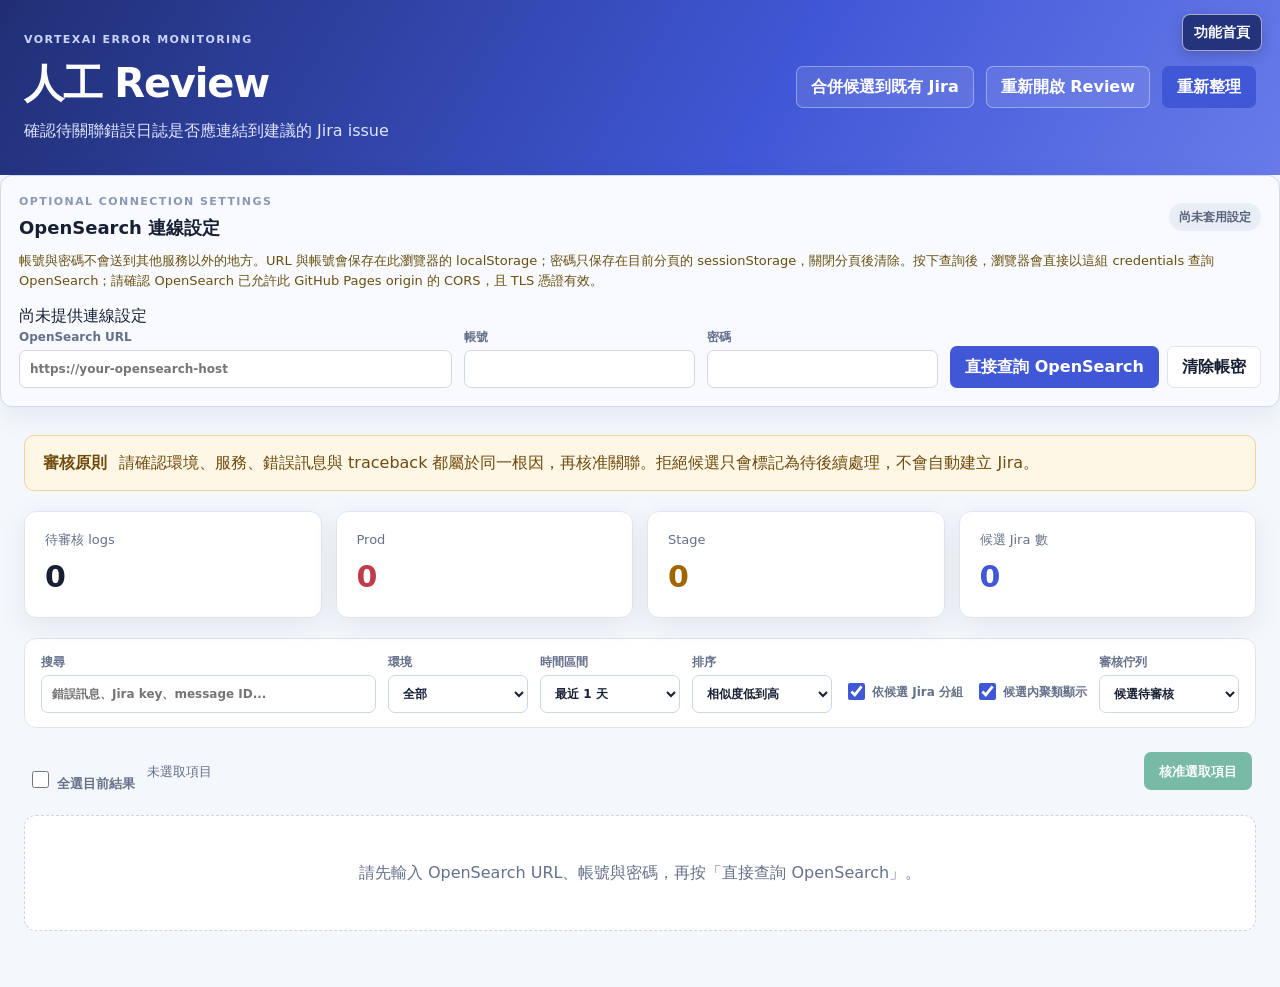
<file: error_log_review/index.html>
<!DOCTYPE html>
<html lang="zh-Hant">
<head>
    <meta charset="UTF-8">
    <meta name="viewport" content="width=device-width, initial-scale=1.0">
    <meta http-equiv="refresh" content="0; url=review.html">
    <title>人工 Review</title>
    <style>
        .home-link { position: fixed; top: 14px; right: 18px; z-index: 1100; padding: 8px 12px; border: 1px solid #4057d6; border-radius: 8px; color: #fff; background: #4057d6; font: 700 14px/1.4 system-ui, sans-serif; text-decoration: none; box-shadow: 0 4px 14px rgba(0,0,0,.18); }
    </style>
</head>
<body>
    <a class="home-link" href="../index.html">功能首頁</a>
    <p>正在開啟人工 Review…</p>
    <p><a href="review.html">如果沒有自動開啟，請點此進入</a></p>
</body>
</html>
</file>
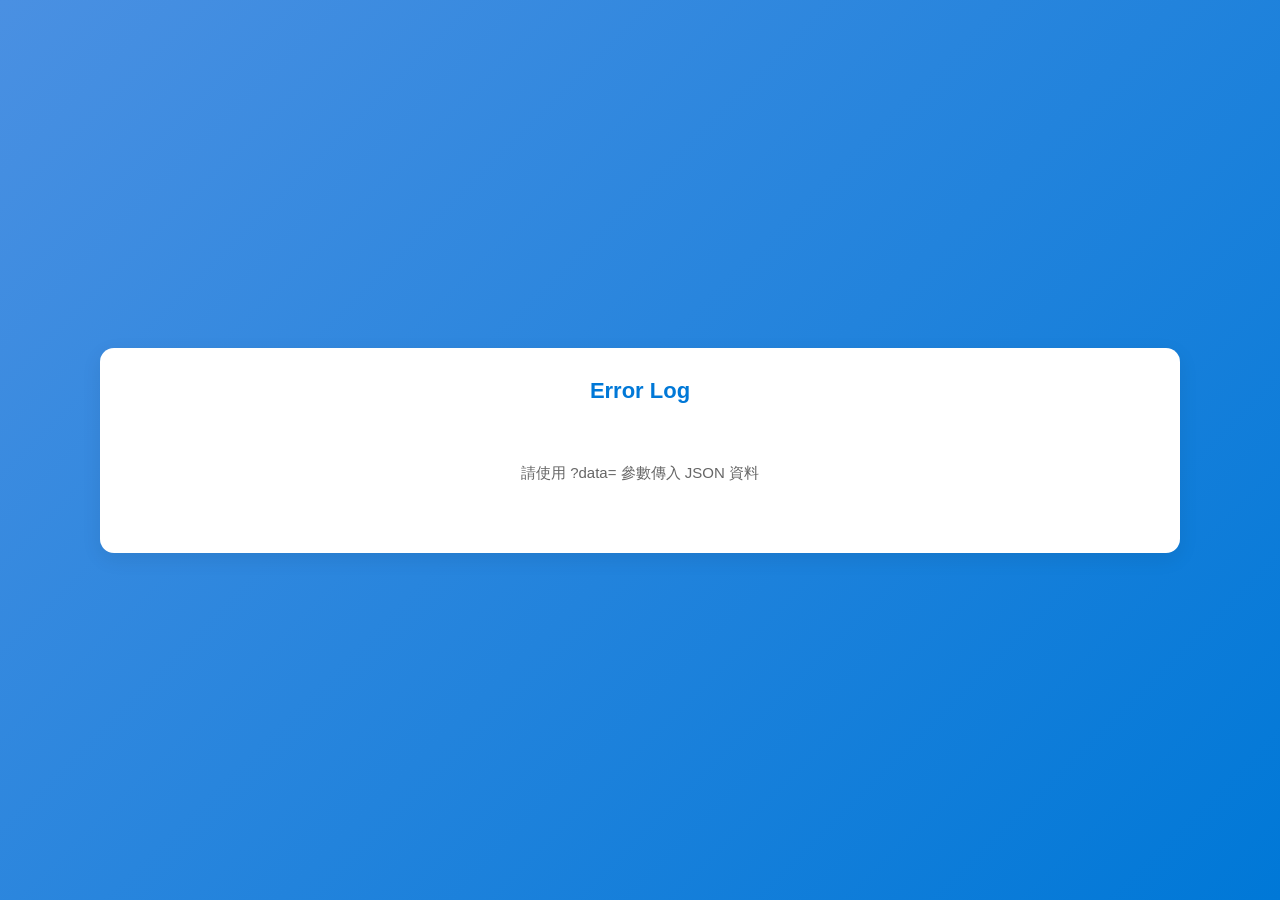
<file: show_error.html>
<!doctype html>
<html lang="zh-Hant">
<head>
  <meta charset="utf-8" />
  <meta name="viewport" content="width=device-width,initial-scale=1" />
  <title>資料表格顯示</title>
  <style>
    :root {
      font-family: 'Segoe UI', Roboto, 'Noto Sans TC', sans-serif;
      --bg-gradient: linear-gradient(135deg, #4a90e2, #0078d7);
      --card-bg: #fff;
      --shadow: 0 6px 20px rgba(0,0,0,0.08);
      --border-radius: 14px;
      --accent: #0078d7;
    }
    body {
      margin: 0;
      min-height: 100vh;
      background: var(--bg-gradient);
      display: flex;
      align-items: center;
      justify-content: center;
      color: #222;
    }
    .container {
      width: 90%;
      max-width: 1000px;
      background: var(--card-bg);
      box-shadow: var(--shadow);
      border-radius: var(--border-radius);
      padding: 30px 40px;
      backdrop-filter: blur(8px);
      animation: fadeIn 0.8s ease;
    }
    @keyframes fadeIn {
      from {opacity: 0; transform: translateY(15px);} to {opacity: 1; transform: translateY(0);}
    }
    h1 {
      font-size: 22px;
      font-weight: 600;
      color: var(--accent);
      margin: 0 0 20px;
      text-align: center;
    }
    table {
      width: 100%;
      border-collapse: collapse;
      font-size: 14px;
    }
    th, td {
      padding: 10px 12px;
      border-bottom: 1px solid #eee;
      text-align: left;
    }
    th {
      background: #f9f9fc;
      cursor: pointer;
      user-select: none;
      font-weight: 600;
      position: sticky;
      top: 0;
    }
    tr:hover td { background: #f4f8ff; }
    .empty {
      text-align: center;
      padding: 40px;
      color: #666;
      font-size: 15px;
    }
  </style>
</head>
<body>
  <div class="container">
    <h1>Error Log</h1>
    <div id="table-wrap"></div>
  </div>

  <script>
  (function(){
    function qs(){ return new URLSearchParams(location.search); }
    function decodeParam(name){ const p = qs().get(name); return p ? decodeURIComponent(p) : null; }

    let data = [];
    let headers = [];
    let sortAsc = true; let sortCol = null;

    function renderEmpty(msg){ document.getElementById('table-wrap').innerHTML = `<div class="empty">${msg}</div>`; }

    function makeTable(headers, rows){
      const table = document.createElement('table');
      const thead = document.createElement('thead');
      const trh = document.createElement('tr');
      headers.forEach((h,idx)=>{
        const th = document.createElement('th'); th.textContent = h;
        th.addEventListener('click', ()=> sortByColumn(idx));
        trh.appendChild(th);
      });
      thead.appendChild(trh);
      table.appendChild(thead);

      const tbody = document.createElement('tbody');
      rows.forEach(r=>{
        const tr = document.createElement('tr');
        headers.forEach(h=>{
          const td = document.createElement('td');
          td.textContent = r[h] ?? '';
          tr.appendChild(td);
        });
        tbody.appendChild(tr);
      });
      table.appendChild(tbody);
      return table;
    }

    function sortByColumn(idx){
      const col = headers[idx];
      if(sortCol===col) sortAsc = !sortAsc; else { sortCol=col; sortAsc=true; }
      data.sort((a,b)=>{
        const A=a[col]||''; const B=b[col]||'';
        const nA=parseFloat(A), nB=parseFloat(B);
        if(!isNaN(nA) && !isNaN(nB)) return sortAsc? nA-nB : nB-nA;
        return sortAsc? String(A).localeCompare(String(B)) : String(B).localeCompare(String(A));
      });
      refreshTable();
    }

    function refreshTable(){
      const wrap = document.getElementById('table-wrap');
      if(!data.length){ renderEmpty('無可顯示的資料'); return; }
      const table = makeTable(headers, data);
      wrap.innerHTML='';
      wrap.appendChild(table);
    }

    (function init(){
      const dataParam = decodeParam('data');
      if(!dataParam){ renderEmpty('請使用 ?data= 參數傳入 JSON 資料'); return; }
      try {
        const arr = JSON.parse(dataParam);
        if(!Array.isArray(arr)) throw new Error('data 必須是陣列');
        data = arr;
        headers = Array.from(new Set(data.flatMap(o=>Object.keys(o))));
        refreshTable();
      } catch(e){ renderEmpty('解析 JSON 資料時發生錯誤'); }
    })();
  })();
  </script>
</body>
</html>
</file>
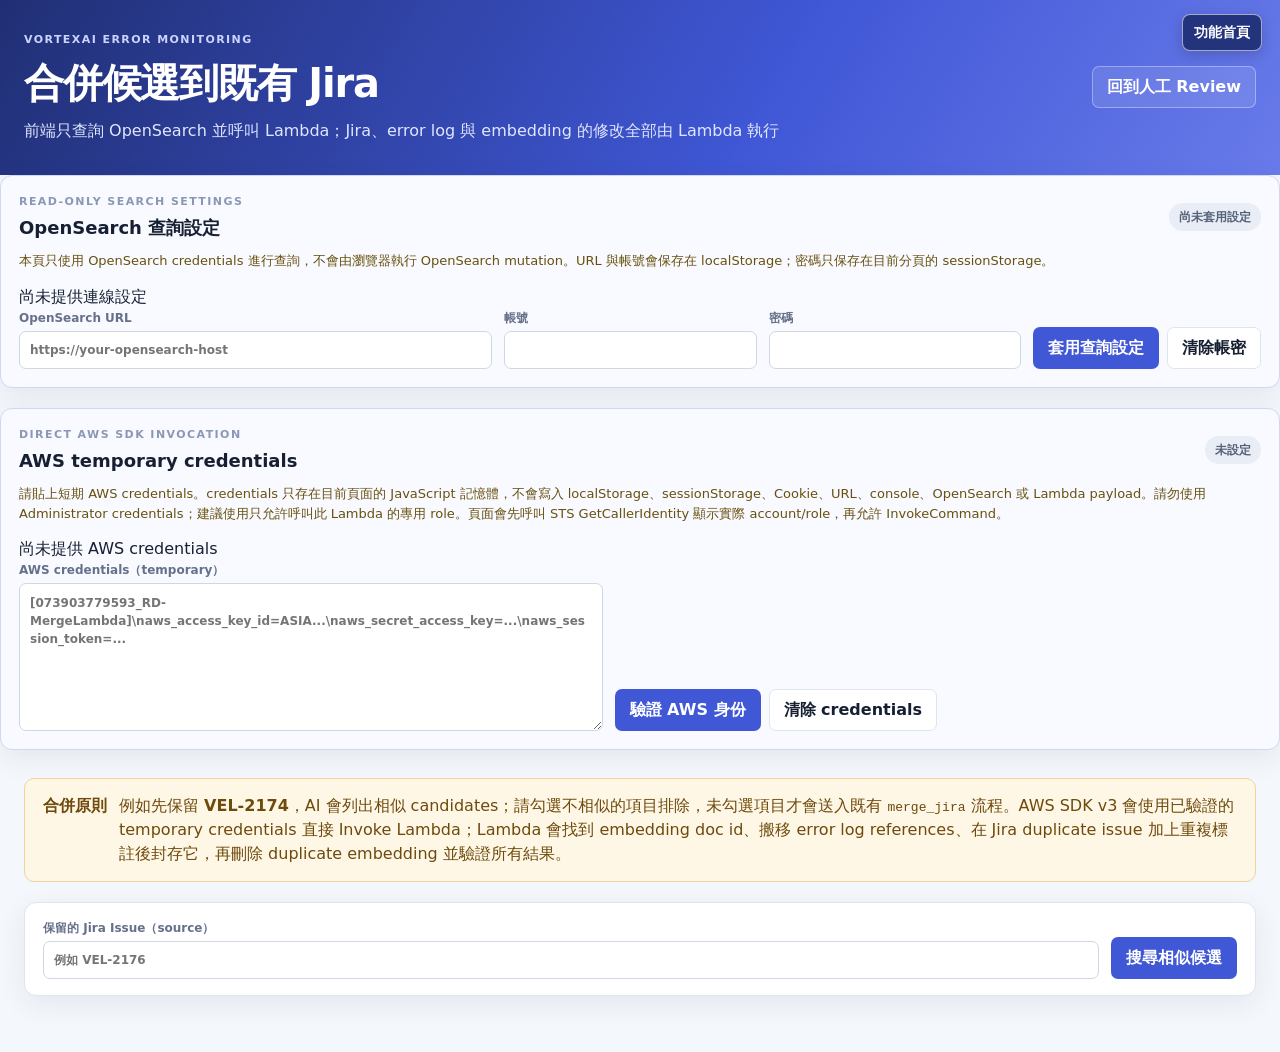
<file: error_log_review/merge.html>
<!DOCTYPE html>
<html lang="zh-Hant">
<head>
    <meta charset="UTF-8">
    <meta name="viewport" content="width=device-width, initial-scale=1.0">
    <meta name="description" content="VortexAI Jira 候選合併工具">
    <title>合併候選 | VortexAI Error Monitoring</title>
    <link rel="stylesheet" href="review.css">
</head>
<body>
    <a class="home-link" href="../index.html">功能首頁</a>
    <header class="topbar">
        <div>
            <p class="eyebrow">VORTEXAI ERROR MONITORING</p>
            <h1>合併候選到既有 Jira</h1>
            <p class="subtitle">前端只查詢 OpenSearch 並呼叫 Lambda；Jira、error log 與 embedding 的修改全部由 Lambda 執行</p>
        </div>
        <div class="topbar-actions">
            <a class="btn btn-ghost" href="review.html">回到人工 Review</a>
        </div>
    </header>

    <section class="connection-panel" aria-label="OpenSearch 連線設定">
        <div class="connection-heading">
            <div>
                <p class="eyebrow">READ-ONLY SEARCH SETTINGS</p>
                <h2>OpenSearch 查詢設定</h2>
            </div>
            <span class="connection-status" id="connection-status">尚未套用設定</span>
        </div>
        <p class="connection-warning">本頁只使用 OpenSearch credentials 進行查詢，不會由瀏覽器執行 OpenSearch mutation。URL 與帳號會保存在 localStorage；密碼只保存在目前分頁的 sessionStorage。</p>
        <div class="connection-details" id="connection-details" aria-live="polite">尚未提供連線設定</div>
        <form id="connection-form" class="connection-fields">
            <label>
                <span>OpenSearch URL</span>
                <input id="opensearch-url" type="url" placeholder="https://your-opensearch-host" autocomplete="url" spellcheck="false">
            </label>
            <label>
                <span>帳號</span>
                <input id="opensearch-username" type="text" autocomplete="username" spellcheck="false">
            </label>
            <label>
                <span>密碼</span>
                <input id="opensearch-password" type="password" autocomplete="current-password">
            </label>
            <div class="connection-actions">
                <button class="btn btn-primary" id="connect-btn" type="submit">套用查詢設定</button>
                <button class="btn btn-ghost" id="clear-connection-btn" type="button">清除帳密</button>
            </div>
        </form>
    </section>

    <section class="connection-panel" aria-label="AWS temporary credentials">
        <div class="connection-heading">
            <div>
                <p class="eyebrow">DIRECT AWS SDK INVOCATION</p>
                <h2>AWS temporary credentials</h2>
            </div>
            <span class="connection-status" id="aws-status">未設定</span>
        </div>
        <p class="connection-warning">請貼上短期 AWS credentials。credentials 只存在目前頁面的 JavaScript 記憶體，不會寫入 localStorage、sessionStorage、Cookie、URL、console、OpenSearch 或 Lambda payload。請勿使用 Administrator credentials；建議使用只允許呼叫此 Lambda 的專用 role。頁面會先呼叫 STS GetCallerIdentity 顯示實際 account/role，再允許 InvokeCommand。</p>
        <div class="connection-details" id="aws-details" aria-live="polite">尚未提供 AWS credentials</div>
        <form id="aws-form" class="connection-fields">
            <label>
                <span>AWS credentials（temporary）</span>
                <textarea id="aws-credentials" rows="7" autocomplete="off" spellcheck="false" placeholder="[073903779593_RD-MergeLambda]\naws_access_key_id=ASIA...\naws_secret_access_key=...\naws_session_token=..."></textarea>
            </label>
            <div class="connection-actions">
                <button class="btn btn-primary" id="aws-connect-btn" type="submit">驗證 AWS 身份</button>
                <button class="btn btn-ghost" id="aws-clear-btn" type="button">清除 credentials</button>
            </div>
        </form>
    </section>

    <main class="page-shell">
        <section class="notice" aria-label="合併說明">
            <strong>合併原則</strong>
            <span>例如先保留 <strong>VEL-2174</strong>，AI 會列出相似 candidates；請勾選不相似的項目排除，未勾選項目才會送入既有 <code>merge_jira</code> 流程。AWS SDK v3 會使用已驗證的 temporary credentials 直接 Invoke Lambda；Lambda 會找到 embedding doc id、搬移 error log references、在 Jira duplicate issue 加上重複標註後封存它，再刪除 duplicate embedding 並驗證所有結果。</span>
        </section>

        <section class="target-panel" aria-label="保留的 Jira Issue">
            <form id="target-form" class="target-form">
                <label>
                    <span>保留的 Jira Issue（source）</span>
                    <input id="target-key" type="text" placeholder="例如 VEL-2176" autocomplete="off" spellcheck="false">
                </label>
                <button class="btn btn-primary" id="search-btn" type="submit">搜尋相似候選</button>
            </form>
            <div id="target-summary" class="target-summary hidden"></div>
        </section>

        <section id="candidate-section" class="candidate-section hidden" aria-label="相似候選清單">
            <div class="candidate-section-header">
                <h2>AI 相似度候選清單（最多 30 筆）</h2>
                <span id="candidate-count" class="candidate-count"></span>
            </div>
            <p class="candidate-review-hint">AI 會逐筆判斷 source 與候選是否為同一個問題。請勾選「不相似／排除」的候選；按下合併後，只有未勾選的候選會送入既有 <code>merge_jira</code> 流程。</p>
            <div id="candidate-list" class="candidate-merge-list"></div>
            <form id="manual-add-form" class="manual-add-form">
                <label>
                    <span>手動新增要封存的 candidate（Jira key）</span>
                    <input id="manual-add-key" type="text" placeholder="例如 VEL-2242" autocomplete="off" spellcheck="false">
                </label>
                <button class="btn btn-ghost" id="manual-add-btn" type="submit">加入 candidate</button>
            </form>
            <p class="manual-add-hint">手動加入只會查詢 embedding document，不會由前端執行任何修改；提交後仍由 Lambda 驗證並執行完整 merge。</p>
            <div class="merge-actions">
                <button class="btn btn-danger" id="submit-merge-btn" type="button" disabled>呼叫 Lambda 執行合併</button>
            </div>
        </section>

        <section id="merge-result" class="merge-result hidden" aria-live="polite"></section>
    </main>

    <div class="modal-backdrop hidden" id="confirm-modal" role="presentation">
        <section class="modal" role="dialog" aria-modal="true" aria-labelledby="confirm-modal-title">
            <div class="modal-header">
                <div>
                    <p class="eyebrow">Lambda controlled mutation</p>
                    <h2 id="confirm-modal-title">確認呼叫 Merge Lambda</h2>
                </div>
                <button class="icon-btn" id="confirm-modal-close" type="button" aria-label="關閉">×</button>
            </div>
            <div class="modal-body">
                <div id="confirm-modal-body"></div>
                <p class="modal-warning">前端不會直接封存 Jira 或修改 OpenSearch。AWS SDK 會使用已驗證的 temporary credentials 呼叫 Lambda；Lambda 會執行不可逆的 Jira archival、error-log reference 更新與 embedding deletion，並把執行 log/result 回傳到下方說明區。</p>
            </div>
            <div class="modal-footer">
                <button class="btn btn-ghost" id="confirm-modal-cancel" type="button">取消</button>
                <button class="btn btn-danger" id="confirm-modal-confirm" type="button">確認呼叫 Lambda</button>
            </div>
        </section>
    </div>

    <div class="toast hidden" id="toast" role="status"></div>
    <script>
        (() => {
            const report = (message) => {
                const status = document.getElementById('connection-status');
                const details = document.getElementById('connection-details');
                if (status) {
                    status.textContent = '頁面初始化失敗';
                    status.className = 'connection-status is-error';
                }
                if (details) {
                    details.textContent = `Merge page：${message}`;
                }
            };
            window.reportMergeStartupError = report;
            window.addEventListener('error', (event) => {
                if (event.filename && event.filename.includes('merge.js')) {
                    report(`無法載入或執行 merge.js：${event.message || '未知 JavaScript 錯誤'}`);
                }
            });
            window.addEventListener('unhandledrejection', (event) => {
                const reason = event.reason?.message || String(event.reason || '未知 Promise 錯誤');
                report(`未處理的錯誤：${reason}`);
            });
            window.setTimeout(() => {
                if (!window.mergePageInitialized) {
                    report('merge.js 尚未完成初始化；請檢查瀏覽器 Console、CSP 或重新整理頁面。');
                }
            }, 2000);
        })();
    </script>
    <script defer src="merge.js?v=20261016-1"></script>
</body>
</html>
</file>
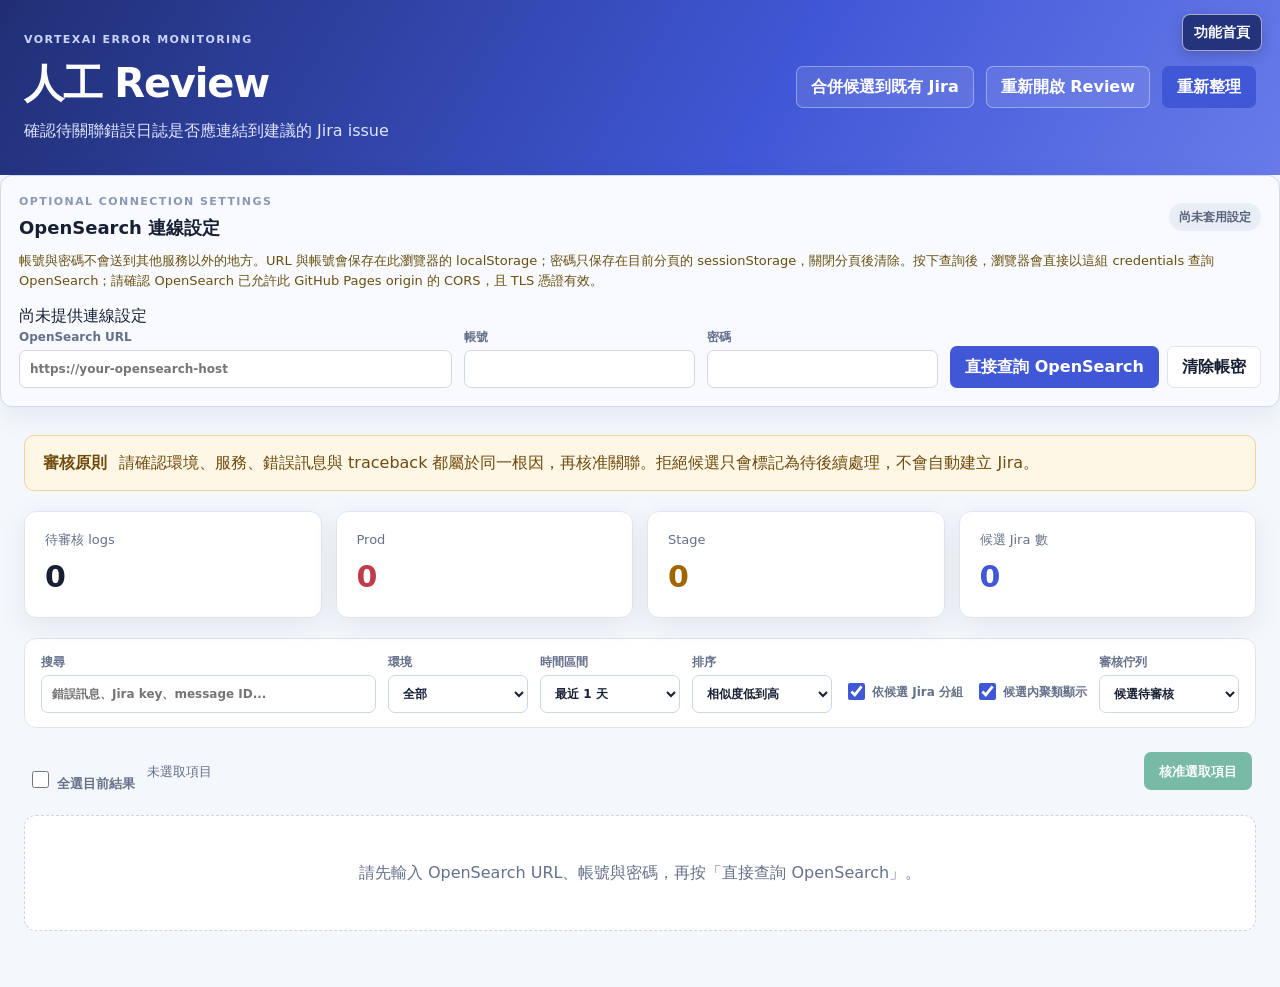
<file: error_log_review/review.html>
<!DOCTYPE html>
<html lang="zh-Hant">
<head>
    <meta charset="UTF-8">
    <meta name="viewport" content="width=device-width, initial-scale=1.0">
    <meta name="description" content="VortexAI 錯誤日誌人工關聯審核">
    <title>人工 Review | VortexAI Error Monitoring</title>
    <link rel="stylesheet" href="review.css">
</head>
<body>
    <a class="home-link" href="../index.html">功能首頁</a>
    <header class="topbar">
        <div>
            <p class="eyebrow">VORTEXAI ERROR MONITORING</p>
            <h1>人工 Review</h1>
            <p class="subtitle">確認待關聯錯誤日誌是否應連結到建議的 Jira issue</p>
        </div>
        <div class="topbar-actions">
            <a class="btn btn-ghost" href="merge.html">合併候選到既有 Jira</a>
            <a class="btn btn-ghost" href="./">重新開啟 Review</a>
            <button class="btn btn-primary" id="refresh-btn" type="button">重新整理</button>
        </div>
    </header>

    <section class="connection-panel" aria-label="OpenSearch 連線設定">
        <div class="connection-heading">
            <div>
                <p class="eyebrow">OPTIONAL CONNECTION SETTINGS</p>
                <h2>OpenSearch 連線設定</h2>
            </div>
            <span class="connection-status" id="connection-status">尚未套用設定</span>
        </div>
        <p class="connection-warning">帳號與密碼不會送到其他服務以外的地方。URL 與帳號會保存在此瀏覽器的 localStorage；密碼只保存在目前分頁的 sessionStorage，關閉分頁後清除。按下查詢後，瀏覽器會直接以這組 credentials 查詢 OpenSearch；請確認 OpenSearch 已允許此 GitHub Pages origin 的 CORS，且 TLS 憑證有效。</p>
        <div class="connection-details" id="connection-details" aria-live="polite">尚未提供連線設定</div>
        <form id="connection-form" class="connection-fields">
            <label>
                <span>OpenSearch URL</span>
                <input id="opensearch-url" type="url" placeholder="https://your-opensearch-host" autocomplete="url" spellcheck="false">
            </label>
            <label>
                <span>帳號</span>
                <input id="opensearch-username" type="text" autocomplete="username" spellcheck="false">
            </label>
            <label>
                <span>密碼</span>
                <input id="opensearch-password" type="password" autocomplete="current-password">
            </label>
            <div class="connection-actions">
                <button class="btn btn-primary" id="connect-btn" type="submit">直接查詢 OpenSearch</button>
                <button class="btn btn-ghost" id="clear-connection-btn" type="button">清除帳密</button>
            </div>
        </form>
    </section>

    <main class="page-shell">
        <section class="notice" aria-label="審核說明">
            <strong>審核原則</strong>
            <span>請確認環境、服務、錯誤訊息與 traceback 都屬於同一根因，再核准關聯。拒絕候選只會標記為待後續處理，不會自動建立 Jira。</span>
        </section>

        <section id="manual-new-jira-notice" class="notice notice-info hidden" aria-label="待建立新 Jira 後續處理說明">
            <strong>後續處理</strong>
            <span>
                這裡的 log 只是被標記為「需要新 Jira」，系統不會自動建立。請由熟悉後端環境的人員依序執行以下指令：
                <ol>
                    <li>
                        建立候選（掃描標記為待建立新 Jira 的 log，去重聚類後建立 <code>PENDING_CREATE</code> 候選；預設 dry-run，不會寫入）：
                        <pre class="copy-command" tabindex="0">cd ~/venv311/prj_error_message_processor/prj_error_message_sentinel
set -a; . ./.env; set +a
PYTHONPATH=src python scripts/process_manual_new_jira_requests.py --days 30</pre>
                        確認 dry-run 結果無誤後，加上 <code>--apply --confirm</code> 才會真正寫入：
                        <pre class="copy-command" tabindex="0">PYTHONPATH=src python scripts/process_manual_new_jira_requests.py --days 30 --apply --confirm</pre>
                    </li>
                    <li>
                        建立候選後，實際呼叫 Jira API 建立 issue（把上一步標記為 <code>PENDING_CREATE</code> 的候選正式建單）：
                        <pre class="copy-command" tabindex="0">PYTHONPATH=src python -m error_log_monitor.lambda_daily_report process-pending-jira</pre>
                    </li>
                </ol>
                點擊指令區塊可整段複製。
            </span>
        </section>

        <section class="summary-grid" aria-label="待審核摘要">
            <article class="summary-card">
                <span>待審核 logs</span>
                <strong id="pending-count">-</strong>
            </article>
            <article class="summary-card prod">
                <span>Prod</span>
                <strong id="prod-count">-</strong>
            </article>
            <article class="summary-card stage">
                <span>Stage</span>
                <strong id="stage-count">-</strong>
            </article>
            <article class="summary-card candidate">
                <span>候選 Jira 數</span>
                <strong id="candidate-count">-</strong>
            </article>
        </section>

        <section class="toolbar" aria-label="篩選工具">
            <label class="search-field">
                <span>搜尋</span>
                <input id="search-input" type="search" placeholder="錯誤訊息、Jira key、message ID..." autocomplete="off">
            </label>
            <label>
                <span>環境</span>
                <select id="site-filter">
                    <option value="">全部</option>
                    <option value="prod">Prod</option>
                    <option value="stage">Stage</option>
                    <option value="dev">Dev</option>
                </select>
            </label>
            <label>
                <span>時間區間</span>
                <select id="time-range">
                    <option value="1" selected>最近 1 天</option>
                    <option value="7">最近 7 天</option>
                    <option value="30">最近 30 天</option>
                </select>
            </label>
            <label>
                <span>排序</span>
                <select id="sort-filter">
                    <option value="similarity">相似度低到高</option>
                    <option value="latest">最新發生時間</option>
                    <option value="count">發生次數</option>
                </select>
            </label>
            <label class="checkbox-field">
                <input id="group-candidates" type="checkbox" checked>
                <span>依候選 Jira 分組</span>
            </label>
            <label class="checkbox-field">
                <input id="cluster-candidates" type="checkbox" checked>
                <span>候選內聚類顯示</span>
            </label>
            <label>
                <span>審核佇列</span>
                <select id="review-mode">
                    <option value="PENDING_REVIEW">候選待審核</option>
                    <option value="UNASSOCIATED">未關聯 logs</option>
                    <option value="MANUAL_NEEDS_NEW_JIRA">待建立新 Jira</option>
                </select>
            </label>        </section>

        <div class="bulk-toolbar">
            <label class="checkbox-field">
                <input id="select-all" type="checkbox">
                <span>全選目前結果</span>
            </label>
            <span id="selection-count">未選取項目</span>
            <button class="btn btn-success" id="bulk-approve-btn" type="button" disabled>核准選取項目</button>
        </div>

        <section id="review-list" class="review-list" aria-live="polite">
            <div class="loading-state">正在載入待審核資料...</div>
        </section>
    </main>

    <div class="modal-backdrop hidden" id="review-modal" role="presentation">
        <section class="modal" role="dialog" aria-modal="true" aria-labelledby="modal-title">
            <div class="modal-header">
                <div>
                    <p class="eyebrow" id="modal-eyebrow">人工決定</p>
                    <h2 id="modal-title">確認關聯</h2>
                </div>
                <button class="icon-btn" id="modal-close" type="button" aria-label="關閉">×</button>
            </div>
            <div class="modal-body">
                <div id="modal-review-summary"></div>
                <div class="modal-field hidden" id="knn-suggestions-field">
                    <span>系統建議的相似既有 Jira（依向量相似度排序，僅供參考）</span>
                    <div id="knn-suggestions-list" class="knn-suggestions-list"></div>
                </div>
                <label class="modal-field hidden" id="existing-jira-field">
                    <span>既有 Jira key</span>
                    <input id="existing-jira-key" type="text" placeholder="例如 VEL-1276" autocomplete="off">
                </label>
                <label class="modal-field hidden" id="create-new-jira-field">
                    <span class="checkbox-field"><input id="create-new-jira-checkbox" type="checkbox"><span>沒有合適的候選，改為標記需建立新 Jira（不會立即呼叫 Jira API，需要後端手動執行建立任務）</span></span>
                </label>
                <label class="modal-field" id="reason-field">
                    <span>審核備註 <small id="reason-hint">（選填）</small></span>
                    <textarea id="review-reason" rows="4" placeholder="請記錄判斷依據，例如：同一個 prod RDS root cause，traceback 一致。"></textarea>
                </label>
                <p class="modal-warning" id="modal-warning"></p>
            </div>
            <div class="modal-footer">
                <button class="btn btn-ghost" id="modal-cancel" type="button">取消</button>
                <button class="btn btn-primary" id="modal-confirm" type="button">確認</button>
            </div>
        </section>
    </div>

    <div class="toast hidden" id="toast" role="status"></div>
    <script src="review.js"></script>
</body>
</html>
</file>
<file: error_log_review/review.css>
:root {
    --ink: #172033;
    --muted: #65708a;
    --line: #dfe5ef;
    --surface: #ffffff;
    --background: #f4f7fb;
    --primary: #4057d6;
    --primary-dark: #2f43b5;
    --success: #138a61;
    --success-bg: #e7f7ef;
    --danger: #bd4050;
    --danger-bg: #fff0f1;
    --warning: #a26400;
    --warning-bg: #fff7e6;
    --shadow: 0 8px 28px rgba(35, 51, 84, 0.08);
}

* { box-sizing: border-box; }
body {
    margin: 0;
    color: var(--ink);
    background: var(--background);
    font-family: Inter, ui-sans-serif, system-ui, -apple-system, "Segoe UI", sans-serif;
    line-height: 1.5;
}
button, input, select, textarea { font: inherit; }
button { cursor: pointer; }
button:disabled { cursor: not-allowed; opacity: .55; }

.topbar {
    display: flex;
    justify-content: space-between;
    gap: 24px;
    align-items: center;
    padding: 32px max(24px, calc((100% - 1240px) / 2));
    color: #fff;
    background: linear-gradient(120deg, #202f74, #4057d6 60%, #697bea);
}
.eyebrow { margin: 0 0 4px; color: #8b98b5; font-size: 11px; font-weight: 800; letter-spacing: .13em; }
.topbar .eyebrow { color: #cbd4ff; }
h1, h2, p { margin-top: 0; }
h1 { margin-bottom: 6px; font-size: clamp(28px, 4vw, 40px); letter-spacing: -.03em; }
.subtitle { margin: 0; color: #e0e6ff; }
.topbar-actions, .bulk-toolbar, .toolbar { display: flex; align-items: center; gap: 12px; }
.topbar-actions { flex-shrink: 0; }
.page-shell { width: min(1240px, calc(100% - 48px)); margin: 28px auto 56px; }
.notice {
    display: flex; gap: 12px; align-items: baseline; margin-bottom: 20px; padding: 15px 18px;
    border: 1px solid #f1d49c; border-radius: 10px; color: #6e4a0c; background: var(--warning-bg);
}
.notice strong { white-space: nowrap; }
.notice-info { align-items: flex-start; border-color: #b9c6ef; color: #2c3a63; background: #eef2ff; }
.notice-info ol { margin: 8px 0 0; padding-left: 20px; }
.notice-info li { margin-bottom: 10px; }
.notice-info code { padding: 1px 5px; border-radius: 4px; background: #dde4fb; font-family: ui-monospace, SFMono-Regular, Consolas, monospace; font-size: 12px; }
.copy-command {
    margin: 6px 0; padding: 10px 12px; border: 1px solid #c7d1f2; border-radius: 7px;
    color: #1d2a52; background: #fff; font: 12px/1.6 ui-monospace, SFMono-Regular, Consolas, monospace;
    white-space: pre-wrap; overflow-wrap: anywhere; cursor: pointer;
}
.copy-command:hover { border-color: var(--primary); background: #f5f7ff; }
.summary-grid { display: grid; grid-template-columns: repeat(4, 1fr); gap: 14px; margin-bottom: 20px; }
.summary-card { padding: 18px 20px; border: 1px solid var(--line); border-radius: 12px; background: var(--surface); box-shadow: var(--shadow); }
.summary-card span { display: block; color: var(--muted); font-size: 13px; }
.summary-card strong { display: block; margin-top: 4px; font-size: 30px; }
.summary-card.prod strong { color: #c13b4b; }
.summary-card.stage strong { color: #a26400; }
.summary-card.candidate strong { color: var(--primary); }
.toolbar { flex-wrap: wrap; margin-bottom: 12px; padding: 14px 16px; border: 1px solid var(--line); border-radius: 12px; background: var(--surface); }
.toolbar label { display: flex; min-width: 140px; flex-direction: column; gap: 4px; color: var(--muted); font-size: 12px; font-weight: 700; }
.toolbar .search-field { flex: 1 1 300px; }
input, select, textarea { border: 1px solid #cfd7e5; border-radius: 7px; color: var(--ink); background: #fff; outline: none; }
input, select { height: 38px; padding: 0 10px; }
textarea { width: 100%; padding: 10px; resize: vertical; }
input:focus, select:focus, textarea:focus { border-color: var(--primary); box-shadow: 0 0 0 3px rgba(64, 87, 214, .12); }
.checkbox-field { flex-direction: row !important; align-items: center; min-width: auto !important; padding-top: 18px; font-weight: 600 !important; }
.checkbox-field input { width: 17px; height: 17px; accent-color: var(--primary); }
.bulk-toolbar { min-height: 52px; margin-bottom: 12px; padding: 10px 4px; color: var(--muted); font-size: 13px; }
.bulk-toolbar .btn { margin-left: auto; }
.btn { min-height: 38px; padding: 8px 14px; border: 1px solid transparent; border-radius: 7px; font-weight: 750; transition: .15s ease; }
.btn:hover:not(:disabled) { transform: translateY(-1px); }
.btn-primary { color: #fff; background: var(--primary); }
.btn-primary:hover:not(:disabled) { background: var(--primary-dark); }
.btn-success { color: #fff; background: var(--success); }
.btn-ghost { color: var(--ink); border-color: var(--line); background: #fff; text-decoration: none; }
.topbar .btn-ghost { color: #fff; border-color: rgba(255,255,255,.35); background: rgba(255,255,255,.1); }
.review-list { display: grid; gap: 14px; }
.review-card { overflow: hidden; border: 1px solid var(--line); border-radius: 12px; background: var(--surface); box-shadow: var(--shadow); }
.review-card.is-selected { border-color: var(--primary); box-shadow: 0 0 0 2px rgba(64,87,214,.14), var(--shadow); }
.card-top { display: flex; justify-content: space-between; gap: 18px; padding: 16px 18px 12px; border-bottom: 1px solid var(--line); }
.card-title { display: flex; gap: 11px; align-items: flex-start; min-width: 0; }
.card-title h2 { margin: 0; font-size: 18px; }
.card-title p { overflow: hidden; margin: 3px 0 0; color: var(--muted); font-size: 13px; text-overflow: ellipsis; white-space: nowrap; }
.card-check { width: 18px; height: 18px; margin-top: 4px; accent-color: var(--primary); }
.badge { display: inline-flex; align-items: center; height: 25px; padding: 0 9px; border-radius: 999px; font-size: 12px; font-weight: 800; white-space: nowrap; }
.badge-prod { color: #a72c3a; background: var(--danger-bg); }
.badge-stage { color: #8a5800; background: var(--warning-bg); }
.badge-dev { color: #38537c; background: #eaf2ff; }
.badge-similarity { color: #4e3f9e; background: #f0edff; }
.card-grid { display: grid; grid-template-columns: minmax(0, 1.4fr) minmax(260px, .8fr); gap: 18px; padding: 16px 18px; }
.detail-block { min-width: 0; }
.detail-block h3 { margin: 0 0 7px; color: var(--muted); font-size: 11px; letter-spacing: .08em; text-transform: uppercase; }
.detail-block p { margin-bottom: 10px; white-space: pre-wrap; overflow-wrap: anywhere; }
.error-message { font-weight: 700; }
.traceback { max-height: 160px; overflow: auto; padding: 10px; border: 1px solid #e7ebf2; border-radius: 7px; color: #4f5a70; background: #f8fafc; font: 12px/1.5 ui-monospace, SFMono-Regular, Consolas, monospace; white-space: pre-wrap; }
.meta-grid { display: grid; grid-template-columns: repeat(2, minmax(0, 1fr)); gap: 10px; margin-bottom: 14px; }
.meta-item { padding: 9px 10px; border-radius: 7px; background: #f7f9fc; }
.meta-item span { display: block; color: var(--muted); font-size: 11px; }
.meta-item strong { display: block; overflow-wrap: anywhere; font-size: 13px; }
.candidate-box { padding: 12px; border: 1px solid #d8d1fa; border-radius: 9px; background: #faf9ff; }
.candidate-box h3 { color: #5949a9; }
.candidate-key { color: var(--primary); font-size: 18px; font-weight: 850; }
.card-actions { display: flex; justify-content: flex-end; gap: 8px; padding: 12px 18px; border-top: 1px solid var(--line); background: #fbfcfe; }
.btn-danger { color: var(--danger); border-color: #e9b8bf; background: #fff; }
.btn-danger:hover:not(:disabled) { background: var(--danger-bg); }
.loading-state, .empty-state, .error-state { padding: 45px 20px; border: 1px dashed #cbd4e2; border-radius: 12px; color: var(--muted); text-align: center; background: #fff; }
.error-state { color: var(--danger); border-color: #e4aab2; background: var(--danger-bg); }
.modal-backdrop { position: fixed; z-index: 10; inset: 0; display: grid; place-items: center; padding: 20px; background: rgba(17, 26, 48, .52); }
.hidden { display: none !important; }
.modal { width: min(560px, 100%); overflow: hidden; border-radius: 12px; background: #fff; box-shadow: 0 24px 70px rgba(0,0,0,.24); }
.modal-header, .modal-footer { display: flex; align-items: center; justify-content: space-between; gap: 12px; padding: 17px 20px; border-bottom: 1px solid var(--line); }
.modal-header h2 { margin: 0; font-size: 22px; }
.modal-footer { justify-content: flex-end; border-top: 1px solid var(--line); border-bottom: 0; }
.modal-body { padding: 20px; }
.modal-field { display: block; margin-top: 18px; color: var(--muted); font-size: 13px; font-weight: 700; }
.modal-field textarea { display: block; margin-top: 6px; }
.knn-suggestions-list { display: flex; flex-direction: column; gap: 8px; margin-top: 8px; }
.knn-suggestion { display: flex; align-items: flex-start; gap: 10px; padding: 10px 12px; border: 1px solid var(--line); border-radius: 8px; background: #fbfbff; font-weight: 400; cursor: pointer; }
.knn-suggestion:hover { border-color: var(--primary); }
.knn-suggestion input { margin-top: 3px; }
.knn-suggestion-body { display: flex; flex-direction: column; gap: 2px; }
.knn-suggestion-title { font-weight: 700; color: var(--ink); }
.knn-suggestion-meta { font-size: 12px; color: var(--muted); }
.knn-suggestion-summary { font-size: 12px; color: var(--muted); }
.knn-suggestions-empty { font-size: 13px; color: var(--muted); font-weight: 400; }
.modal-warning { margin: 16px 0 0; padding: 10px; border-radius: 7px; color: #754d00; background: var(--warning-bg); font-size: 13px; }
.icon-btn { border: 0; color: var(--muted); background: transparent; font-size: 28px; line-height: 1; }
.toast { position: fixed; z-index: 20; right: 24px; bottom: 24px; max-width: min(480px, calc(100% - 48px)); padding: 12px 16px; border-radius: 8px; color: #fff; background: #24304d; box-shadow: var(--shadow); }
.toast.success { background: var(--success); }
.toast.error { background: var(--danger); }

@media (max-width: 800px) {
    .topbar { align-items: flex-start; flex-direction: column; padding: 25px 24px; }
    .topbar-actions { width: 100%; }
    .topbar-actions .btn { flex: 1; text-align: center; }
    .summary-grid { grid-template-columns: repeat(2, 1fr); }
    .card-grid { grid-template-columns: 1fr; }
}
@media (max-width: 520px) {
    .page-shell { width: min(100% - 28px, 1240px); margin-top: 16px; }
    .summary-grid { gap: 8px; }
    .summary-card { padding: 13px; }
    .summary-card strong { font-size: 25px; }
    .notice { align-items: flex-start; flex-direction: column; gap: 4px; }
    .card-top { flex-direction: column; gap: 10px; }
    .card-actions { flex-direction: column; }
    .card-actions .btn { width: 100%; }
    .bulk-toolbar { flex-wrap: wrap; }
    .bulk-toolbar .btn { width: 100%; margin-left: 0; }
}

/* Candidate grouping heading */
.group-heading {
    display: flex;
    justify-content: space-between;
    align-items: center;
    margin: 12px 0 0;
    padding: 10px 14px;
    border: 1px solid var(--line);
    border-bottom: 0;
    border-radius: 10px 10px 0 0;
    color: var(--muted);
    background: #eef2ff;
    font-size: 13px;
}
.group-heading + .review-card { border-radius: 0 0 12px 12px; }
.group-heading ~ .group-heading { margin-top: 18px; }


.connection-panel {
    margin-bottom: 20px;
    padding: 18px;
    border: 1px solid #cfd8ef;
    border-radius: 12px;
    background: #f8faff;
    box-shadow: var(--shadow);
}
.connection-heading { display: flex; align-items: center; justify-content: space-between; gap: 16px; }
.connection-heading h2 { margin: 0; font-size: 18px; }
.connection-status { padding: 5px 10px; border-radius: 999px; color: #56627a; background: #e9edf5; font-size: 12px; font-weight: 750; }
.connection-status.is-ready { color: #0b704c; background: var(--success-bg); }
.connection-warning { margin: 10px 0 14px; color: #68500f; font-size: 13px; }
.connection-fields { display: grid; grid-template-columns: minmax(220px, 1.5fr) repeat(2, minmax(150px, .8fr)) auto; gap: 12px; align-items: end; }
.connection-fields label { display: flex; min-width: 0; flex-direction: column; gap: 4px; color: var(--muted); font-size: 12px; font-weight: 700; }
.connection-fields input { width: 100%; }
.connection-actions { display: flex; gap: 8px; }
.connection-actions .btn { white-space: nowrap; }

@media (max-width: 950px) {
    .connection-fields { grid-template-columns: repeat(2, minmax(0, 1fr)); }
    .connection-fields label:first-child { grid-column: 1 / -1; }
    .connection-actions { grid-column: 1 / -1; }
}
@media (max-width: 520px) {
    .connection-heading { align-items: flex-start; flex-direction: column; gap: 8px; }
    .connection-fields { grid-template-columns: 1fr; }
    .connection-fields label:first-child, .connection-actions { grid-column: auto; }
    .connection-actions { flex-direction: column; }
    .connection-actions .btn { width: 100%; }
}

.candidate-review-hint { margin: 0 0 12px; padding: 10px 12px; border: 1px solid #c7d1f2; border-radius: 8px; color: #2c3a63; background: #eef2ff; font-size: 13px; }
.badge-ai-match { color: #0b704c; background: var(--success-bg); }
.badge-ai-not-match { color: #a72c3a; background: var(--danger-bg); }
.badge-ai-uncertain { color: #8a5800; background: var(--warning-bg); }
.candidate-merge-reason { margin: 5px 0 !important; color: var(--muted); font-size: 12px; }
    margin: 0 0 14px;
    padding: 8px 10px;
    border-radius: 7px;
    color: var(--muted);
    background: #eef2fa;
    font-size: 12px;
}

.connection-status.is-error { color: #9d2635; background: var(--danger-bg); }
.connection-status.is-pending { color: #8a5800; background: var(--warning-bg); }

.candidate-group { display: grid; gap: 0; }
.candidate-group-count { margin-left: 10px; color: var(--muted); font-size: 12px; font-weight: 500; }
.candidate-logs { display: grid; gap: 14px; margin-top: 14px; }
.candidate-details { padding: 16px 18px; border: 1px solid #d8d1fa; border-top: 0; background: #fcfbff; }
.candidate-detail-header { display: flex; align-items: center; justify-content: space-between; gap: 12px; margin-bottom: 12px; }
.candidate-detail-header h3 { margin: 0; color: #5949a9; font-size: 14px; }
.candidate-detail-header span { color: var(--muted); font-size: 12px; }
.candidate-detail-grid { display: grid; grid-template-columns: minmax(0, 1fr) minmax(0, 1fr); gap: 18px; }
.candidate-detail-grid h4 { margin: 8px 0 4px; color: var(--muted); font-size: 11px; letter-spacing: .06em; text-transform: uppercase; }
.candidate-detail-grid h4:first-child { margin-top: 0; }
.candidate-detail-grid p { margin: 0; white-space: pre-wrap; overflow-wrap: anywhere; }
.candidate-detail-grid pre { max-height: 180px; overflow: auto; margin: 0; padding: 10px; border-radius: 7px; color: #4f5a70; background: #f3f1ff; font: 12px/1.5 ui-monospace, SFMono-Regular, Consolas, monospace; white-space: pre-wrap; overflow-wrap: anywhere; }
.group-heading > div { display: flex; align-items: baseline; gap: 8px; }

@media (max-width: 800px) {
    .candidate-detail-grid { grid-template-columns: 1fr; }
}

.candidate-summary, .candidate-error { margin: 6px 0 0; color: #4f5a70; font-size: 13px; white-space: pre-wrap; overflow-wrap: anywhere; }
.candidate-error strong { color: #5949a9; }
.candidate-traceback { margin-top: 9px; color: #5949a9; font-size: 12px; }
.candidate-traceback summary { cursor: pointer; font-weight: 700; }
.candidate-traceback pre { max-height: 140px; overflow: auto; margin: 6px 0 0; padding: 8px; border-radius: 6px; color: #4f5a70; background: #f3f1ff; font: 11px/1.5 ui-monospace, SFMono-Regular, Consolas, monospace; white-space: pre-wrap; overflow-wrap: anywhere; }

.review-cluster { margin: 12px 14px; border: 1px solid var(--line); border-radius: 10px; background: #fff; }
.cluster-summary { display: grid; grid-template-columns: auto minmax(0, 1fr) auto; gap: 12px; align-items: center; padding: 12px; }
.cluster-summary .checkbox-field { padding-top: 0; }
.cluster-main { min-width: 0; }
.cluster-main strong, .cluster-main span, .cluster-main small { display: block; }
.cluster-main span { color: var(--muted); font-size: 12px; }
.cluster-main small { overflow: hidden; color: #4f5a70; text-overflow: ellipsis; white-space: nowrap; }
.cluster-actions { display: flex; flex-wrap: wrap; justify-content: flex-end; gap: 6px; }
.cluster-actions .btn { min-height: 32px; padding: 6px 9px; font-size: 12px; }
.cluster-details { padding: 0 12px 12px; }
.cluster-representative { margin-bottom: 10px; padding: 9px; border-radius: 7px; color: #4f5a70; background: #f7f9fc; font-size: 12px; white-space: pre-wrap; overflow-wrap: anywhere; }
@media (max-width: 800px) {
    .cluster-summary { grid-template-columns: 1fr; }
    .cluster-actions { justify-content: flex-start; }
}

.queue-state { color: var(--warning); font-size: 13px; font-weight: 750; }
.btn-warning { color: #fff; background: #a26400; }
.btn-warning:hover:not(:disabled) { background: #805000; }

/* Merge-candidates page (merge.html / merge.js) */
.btn-danger.is-solid, .btn-danger#submit-merge-btn, .btn-danger#confirm-modal-confirm {
    color: #fff; border-color: transparent; background: var(--danger);
}
.btn-danger.is-solid:hover:not(:disabled),
.btn-danger#submit-merge-btn:hover:not(:disabled),
.btn-danger#confirm-modal-confirm:hover:not(:disabled) { background: #a3374a; }

.target-panel { margin-bottom: 20px; padding: 16px 18px; border: 1px solid var(--line); border-radius: 12px; background: var(--surface); box-shadow: var(--shadow); }
.target-form { display: flex; gap: 12px; align-items: end; }
.target-form label { display: flex; flex: 1 1 260px; flex-direction: column; gap: 4px; color: var(--muted); font-size: 12px; font-weight: 700; }
.target-summary { margin-top: 14px; }
.target-summary-card { padding: 14px; border: 1px solid #d8e0f2; border-radius: 10px; background: #f7f9fd; }
.target-summary-card > div:first-child { display: flex; align-items: center; gap: 10px; margin-bottom: 6px; }
.target-summary-card strong { font-size: 18px; }
.target-summary-meta { margin: 0; color: var(--muted); font-size: 13px; }

.candidate-section { margin-bottom: 20px; padding: 16px 18px; border: 1px solid var(--line); border-radius: 12px; background: var(--surface); box-shadow: var(--shadow); }
.candidate-section-header { display: flex; align-items: baseline; justify-content: space-between; gap: 12px; margin-bottom: 12px; }
.candidate-select-all { margin-bottom: 12px; padding: 10px 12px; border: 1px solid var(--border); border-radius: 10px; background: var(--surface-muted); }
.candidate-select-all input { width: 17px; height: 17px; accent-color: var(--primary); }
.candidate-count { color: var(--muted); font-size: 13px; }
.candidate-merge-list { display: grid; gap: 10px; }
.candidate-merge-item { display: flex; gap: 12px; align-items: flex-start; padding: 12px 14px; border: 1px solid var(--line); border-radius: 10px; background: #fff; cursor: pointer; }
.candidate-merge-item:hover { border-color: var(--primary); }
.candidate-merge-item.is-disabled { cursor: not-allowed; opacity: .7; background: #fafafa; }
.candidate-merge-item input[type="checkbox"] { width: 18px; height: 18px; margin-top: 3px; accent-color: var(--danger); }
.candidate-merge-body { flex: 1; min-width: 0; }
.candidate-merge-top { display: flex; flex-wrap: wrap; gap: 8px; align-items: center; margin-bottom: 6px; }
.candidate-merge-count { color: var(--muted); font-size: 13px; font-weight: 700; }
.candidate-merge-summary { margin: 0 0 4px; font-weight: 600; overflow-wrap: anywhere; }
.candidate-merge-meta { margin: 0; color: var(--muted); font-size: 12px; font-family: ui-monospace, SFMono-Regular, Consolas, monospace; }
.candidate-keyed-note { display: block; margin-top: 6px; color: var(--warning); font-size: 12px; font-weight: 600; }
.candidate-mismatch-note { display: block; margin-top: 6px; color: var(--danger); font-size: 12px; font-weight: 600; }
.confirm-keyed-warning { margin-top: 12px; padding: 10px; border-radius: 7px; color: #754d00; background: var(--warning-bg); font-size: 13px; font-weight: 600; }
.manual-add-form { display: flex; gap: 12px; align-items: end; margin-top: 14px; padding-top: 14px; border-top: 1px dashed var(--line); }
.manual-add-form label { display: flex; flex: 1 1 260px; flex-direction: column; gap: 4px; color: var(--muted); font-size: 12px; font-weight: 700; }
.manual-add-hint { margin: 8px 0 0; color: var(--muted); font-size: 12px; }
.badge-warning { color: var(--warning); background: var(--warning-bg); }
.badge-muted { color: var(--muted); background: #eef1f6; }
.merge-actions { display: flex; justify-content: flex-end; margin-top: 14px; }

.merge-result { margin-bottom: 20px; padding: 16px 18px; border: 1px solid var(--line); border-radius: 12px; background: var(--surface); box-shadow: var(--shadow); }
.merge-result-summary strong { display: block; margin-bottom: 4px; }
.merge-result-list { margin: 10px 0 0; padding-left: 20px; }
.merge-result-list .is-ok { color: var(--success); }
.merge-result-list .is-fail { color: var(--danger); }
.confirm-candidate-list { max-height: 220px; overflow: auto; margin: 10px 0; padding-left: 20px; font-family: ui-monospace, SFMono-Regular, Consolas, monospace; font-size: 13px; }

@media (max-width: 700px) {
    .target-form { flex-direction: column; align-items: stretch; }
}
.home-link { position: fixed; top: 14px; right: 18px; z-index: 1100; display: inline-flex; align-items: center; min-height: 36px; padding: 7px 11px; border: 1px solid rgba(255,255,255,.58); border-radius: 8px; color: #fff; background: rgba(32,47,116,.92); box-shadow: 0 4px 14px rgba(0,0,0,.18); font-size: .88rem; font-weight: 700; text-decoration: none; }
.home-link:hover { background: var(--primary-dark); }
@media (max-width: 800px) { .home-link { top: 10px; right: 10px; } .topbar { padding-top: 62px; } }
</file>
